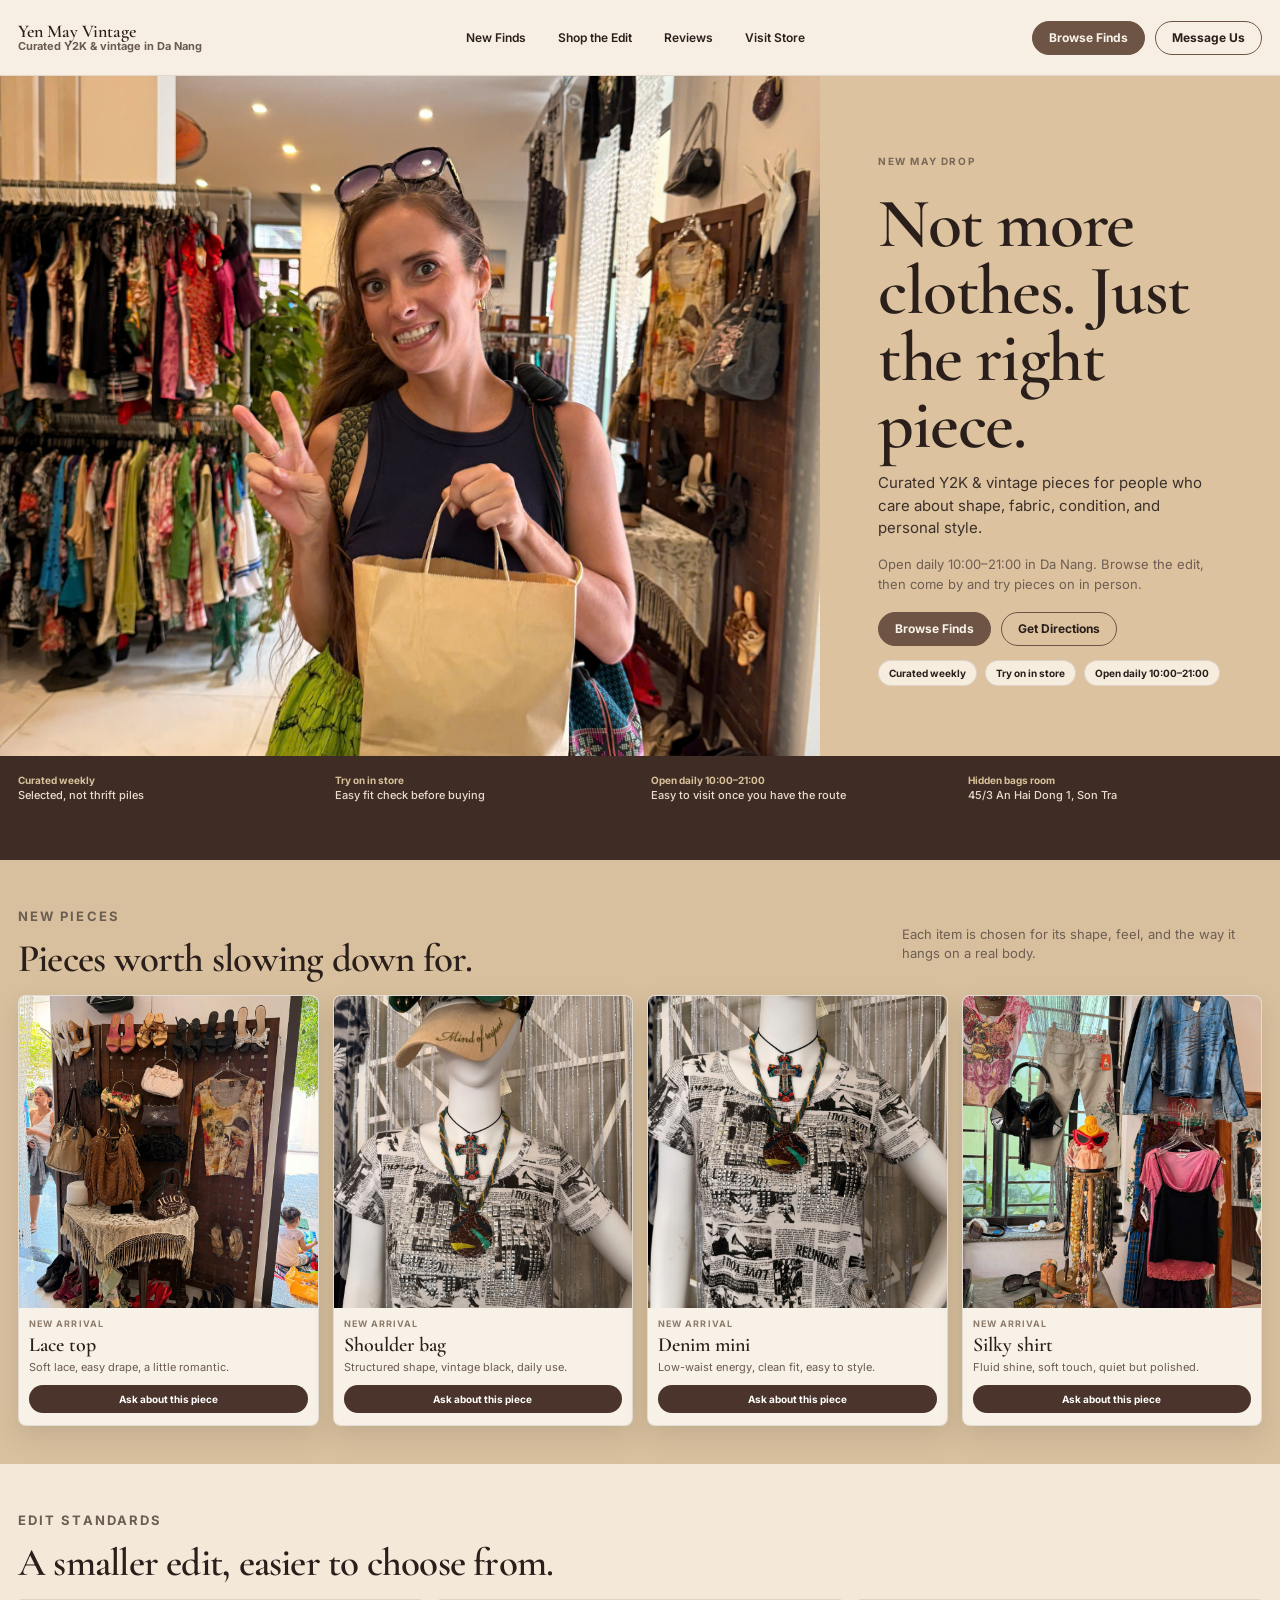
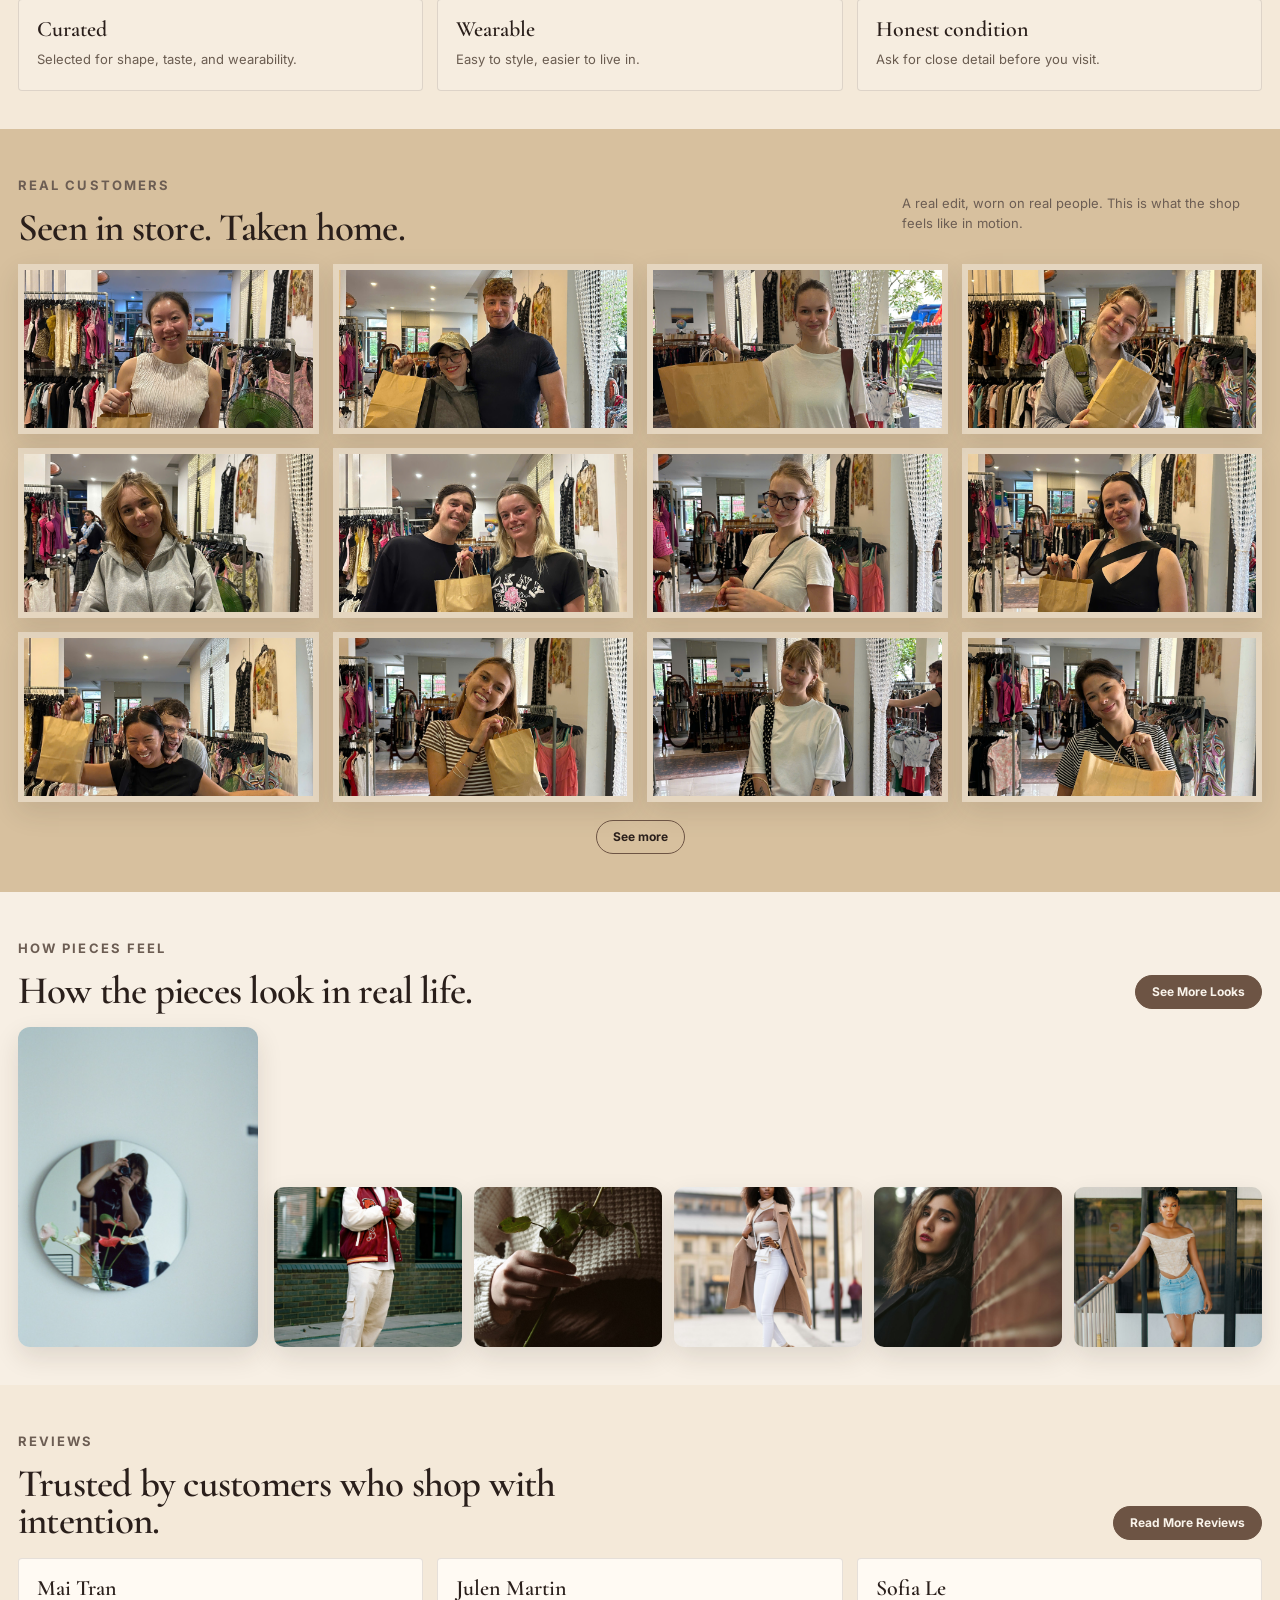
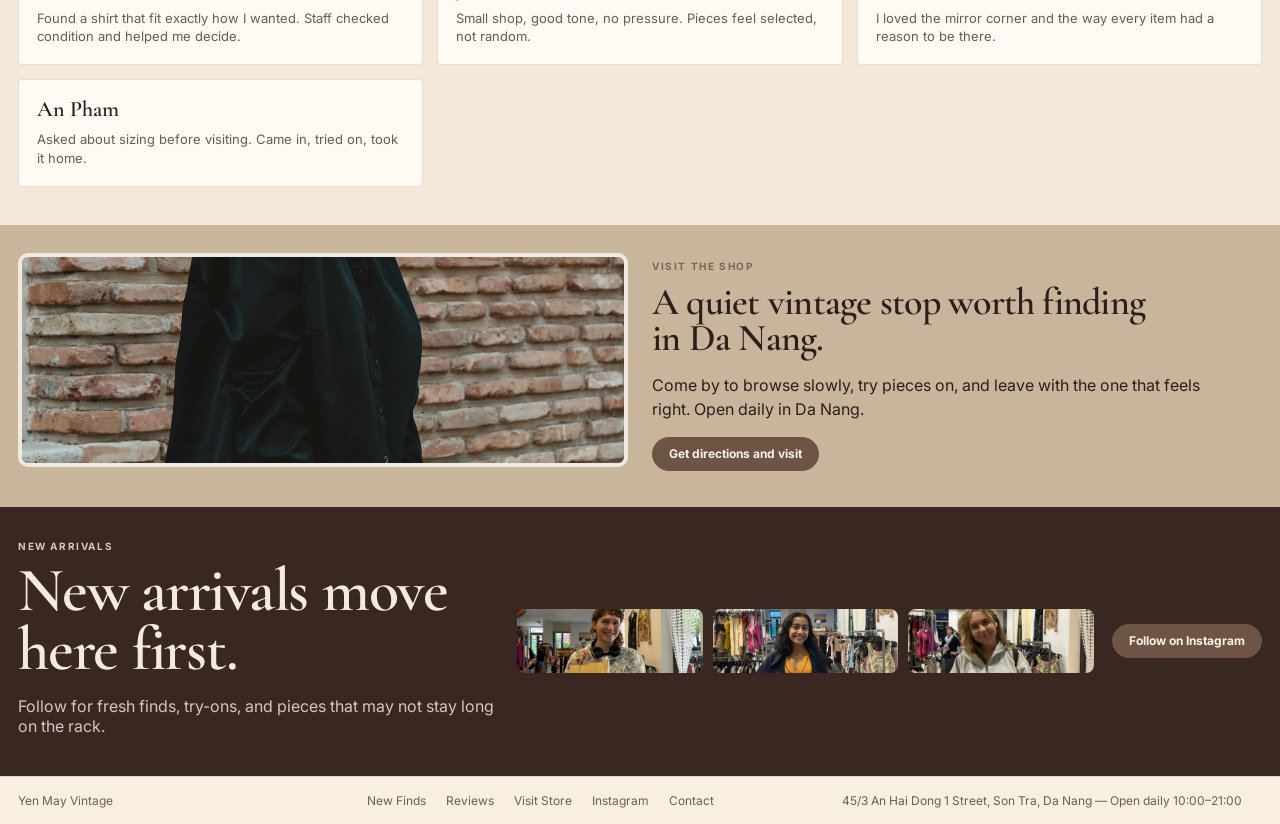
<file: yenmayhome/index.html>
<!doctype html>
<html lang="en">
<head>
  <meta charset="utf-8" />
  <meta name="viewport" content="width=device-width, initial-scale=1" />
  <title>Yen May Vintage</title>
  <link rel="preconnect" href="https://fonts.googleapis.com" />
  <link rel="preconnect" href="https://fonts.gstatic.com" crossorigin />
  <link href="https://fonts.googleapis.com/css2?family=Cormorant+Garamond:wght@500;600;700&family=Inter:wght@400;500;600;700;800&display=swap" rel="stylesheet" />
  <link rel="stylesheet" href="./styles.css" />
</head>
<body>
  <main class="page">
    <header class="topbar">
      <div>
        <div class="brand">Yen May Vintage</div>
        <div class="sub">Curated Y2K &amp; vintage in Da Nang</div>
      </div>
      <nav>
        <a href="#finds">New Finds</a>
        <a href="#edit">Shop the Edit</a>
        <a href="#reviews">Reviews</a>
        <a href="#visit">Visit Store</a>
      </nav>
      <div class="header-actions">
        <a class="btn btn-fill" href="#reviews">Browse Finds</a>
        <a class="btn" href="#visit">Message Us</a>
      </div>
    </header>

    <section class="hero">
      <div class="hero-img"><img src="./assets/1779785895425_1852359121458858814_g6686314633954570304_1401b276884a81acdc00a57c58401f61.jpg" alt="Hero" /></div>
      <div class="hero-copy">
        <p class="eyebrow">NEW MAY DROP</p>
        <h1>Not more clothes. Just the right piece.</h1>
        <p class="lead">Curated Y2K &amp; vintage pieces for people who care about shape, fabric, condition, and personal style.</p>
        <p class="body">Open daily 10:00–21:00 in Da Nang. Browse the edit, then come by and try pieces on in person.</p>
        <div class="hero-actions">
          <a class="btn btn-fill" href="#visit">Browse Finds</a>
          <a class="btn" href="#visit">Get Directions</a>
        </div>
        <div class="chips"><span>Curated weekly</span><span>Try on in store</span><span>Open daily 10:00–21:00</span></div>
      </div>
    </section>

    <section class="trust">
      <div><strong>Curated weekly</strong><span>Selected, not thrift piles</span></div>
      <div><strong>Try on in store</strong><span>Easy fit check before buying</span></div>
      <div><strong>Open daily 10:00–21:00</strong><span>Easy to visit once you have the route</span></div>
      <div><strong>Hidden bags room</strong><span>45/3 An Hai Dong 1, Son Tra</span></div>
    </section>

    <section class="section light" id="finds">
      <div class="section-head split">
        <div>
          <p class="eyebrow">NEW PIECES</p>
          <h2>Pieces worth slowing down for.</h2>
        </div>
        <p>Each item is chosen for its shape, feel, and the way it hangs on a real body.</p>
      </div>
      <div class="product-grid four">
        <article class="card product">
          <img src="./assets/1779785895461_1852359121458858814_g6686314633954570304_abf22265a0488a067afdc5e998d09598.jpg" alt="Lace top" />
          <div class="card-copy"><small>NEW ARRIVAL</small><h3>Lace top</h3><p>Soft lace, easy drape, a little romantic.</p><button>Ask about this piece</button></div>
        </article>
        <article class="card product">
          <img src="./assets/1779785895476_1852359121458858814_g6686314633954570304_1980cafda7d4a85bfa59223a4ee3f9a9.jpg" alt="Shoulder bag" />
          <div class="card-copy"><small>NEW ARRIVAL</small><h3>Shoulder bag</h3><p>Structured shape, vintage black, daily use.</p><button>Ask about this piece</button></div>
        </article>
        <article class="card product">
          <img src="./assets/1779785895487_1852359121458858814_g6686314633954570304_f8cb46a3c34424bfa01f41f8c770d32d.jpg" alt="Denim mini" />
          <div class="card-copy"><small>NEW ARRIVAL</small><h3>Denim mini</h3><p>Low-waist energy, clean fit, easy to style.</p><button>Ask about this piece</button></div>
        </article>
        <article class="card product">
          <img src="./assets/1779785895498_1852359121458858814_g6686314633954570304_89d5d5b1220ce9c93d110dfcb22a4fda.jpg" alt="Silky shirt" />
          <div class="card-copy"><small>NEW ARRIVAL</small><h3>Silky shirt</h3><p>Fluid shine, soft touch, quiet but polished.</p><button>Ask about this piece</button></div>
        </article>
      </div>
    </section>

    <section class="section pale" id="edit">
      <div class="section-head">
        <div>
          <p class="eyebrow">EDIT STANDARDS</p>
          <h2>A smaller edit, easier to choose from.</h2>
        </div>
      </div>
      <div class="feature-grid">
        <article class="feature"><h3>Curated</h3><p>Selected for shape, taste, and wearability.</p></article>
        <article class="feature"><h3>Wearable</h3><p>Easy to style, easier to live in.</p></article>
        <article class="feature"><h3>Honest condition</h3><p>Ask for close detail before you visit.</p></article>
      </div>
    </section>

    <section class="section tan">
      <div class="section-head split">
        <div>
          <p class="eyebrow">REAL CUSTOMERS</p>
          <h2>Seen in store. Taken home.</h2>
        </div>
        <p>A real edit, worn on real people. This is what the shop feels like in motion.</p>
      </div>
      <div class="gallery-grid large-grid">
        <img src="./assets/clients/z7178306265450_84bfd9ebc3b48729afcb44278aeca207.jpg" alt="customer 1" />
        <img src="./assets/clients/z7178306224600_8486f66fd403773f2ee5506a76ce2240.jpg" alt="customer 2" />
        <img src="./assets/clients/z7178306207395_676a475b8bb96f82e201221668c48c6c.jpg" alt="customer 3" />
        <img src="./assets/clients/z7178306189579_aff66e3e3c0b18b65f227bbc4cbbab66.jpg" alt="customer 4" />
        <img src="./assets/clients/z7178306242109_9571f31a35e07a35892fdbbe7e75602b.jpg" alt="customer 5" />
        <img src="./assets/clients/z7178306237571_8e556282cd730b07b4556d878929ea39.jpg" alt="customer 6" />
        <img src="./assets/clients/z7178306263071_b873f04584be3e6407c2274f5e4dd66c.jpg" alt="customer 7" />
        <img src="./assets/clients/z7178306251946_2fcf72a831daafdf3427eb792cb3781a.jpg" alt="customer 8" />
        <img src="./assets/clients/z7178306195208_d01d76a3152284dc34c757df3087b7a5.jpg" alt="customer 9" />
        <img src="./assets/clients/z7178306276994_65e1d204f4b532ae46e99ade34ac7f98.jpg" alt="customer 10" />
        <img src="./assets/clients/z7178306174683_18366e8bd8b2794933d2c95337e18f11.jpg" alt="customer 11" />
        <img src="./assets/clients/z7178306207643_03d6f9821e750752f81c6dc5826d4532.jpg" alt="customer 12" />
      </div>
      <div class="center"><a class="btn ghost" href="#top">See more</a></div>
    </section>

    <section class="section cream">
      <div class="section-head split">
        <div>
          <p class="eyebrow">HOW PIECES FEEL</p>
          <h2>How the pieces look in real life.</h2>
        </div>
        <a class="btn dark" href="#reviews">See More Looks</a>
      </div>
      <div class="looks-row">
        <div class="hero-look"><img src="./assets/demo/story-1770750314137.jpg" alt="look 1" /></div>
        <div class="mini-row">
          <img src="./assets/demo/story-1668749091483.jpg" alt="look 2" />
          <img src="./assets/demo/story-1717852360273.jpg" alt="look 3" />
          <img src="./assets/demo/story-1619086303291.jpg" alt="look 4" />
          <img src="./assets/demo/story-1660888270258.jpg" alt="look 5" />
          <img src="./assets/demo/photo-1710428256420.jpg" alt="look 6" />
        </div>
      </div>
    </section>

    <section class="section pale" id="reviews">
      <div class="section-head split">
        <div>
          <p class="eyebrow">REVIEWS</p>
          <h2>Trusted by customers who shop with intention.</h2>
        </div>
        <a class="btn dark" href="#visit">Read More Reviews</a>
      </div>
      <div class="review-grid">
        <article class="feature"><h3>Mai Tran</h3><p>Found a shirt that fit exactly how I wanted. Staff checked condition and helped me decide.</p></article>
        <article class="feature"><h3>Julen Martin</h3><p>Small shop, good tone, no pressure. Pieces feel selected, not random.</p></article>
        <article class="feature"><h3>Sofia Le</h3><p>I loved the mirror corner and the way every item had a reason to be there.</p></article>
        <article class="feature"><h3>An Pham</h3><p>Asked about sizing before visiting. Came in, tried on, took it home.</p></article>
      </div>
    </section>

    <section class="visit" id="visit">
      <img src="./assets/demo/photo-1635358155379.jpg" alt="visit" />
      <div>
        <p class="eyebrow">VISIT THE SHOP</p>
        <h2>A quiet vintage stop worth finding in Da Nang.</h2>
        <p>Come by to browse slowly, try pieces on, and leave with the one that feels right. Open daily in Da Nang.</p>
        <a class="btn btn-fill" href="#top">Get directions and visit</a>
      </div>
    </section>

    <section class="instagram">
      <div>
        <p class="eyebrow">NEW ARRIVALS</p>
        <h2>New arrivals move here first.</h2>
        <p>Follow for fresh finds, try-ons, and pieces that may not stay long on the rack.</p>
      </div>
      <div class="ig-row">
        <img src="./assets/clients/z7178306224928_363bba2e3b4d7664d957255d1e5e3991.jpg" alt="ig 1" />
        <img src="./assets/clients/z7178306267161_d14c503d34d1a65d43434fae927c1134.jpg" alt="ig 2" />
        <img src="./assets/clients/z7178306242109_9571f31a35e07a35892fdbbe7e75602b.jpg" alt="ig 3" />
      </div>
      <a class="btn dark" href="#top">Follow on Instagram</a>
    </section>

    <footer class="footer">
      <div>Yen May Vintage</div>
      <nav><a href="#finds">New Finds</a><a href="#reviews">Reviews</a><a href="#visit">Visit Store</a><a href="#top">Instagram</a><a href="#top">Contact</a></nav>
      <div>45/3 An Hai Dong 1 Street, Son Tra, Da Nang — Open daily 10:00–21:00</div>
    </footer>
  </main>
</body>
</html>
</file>
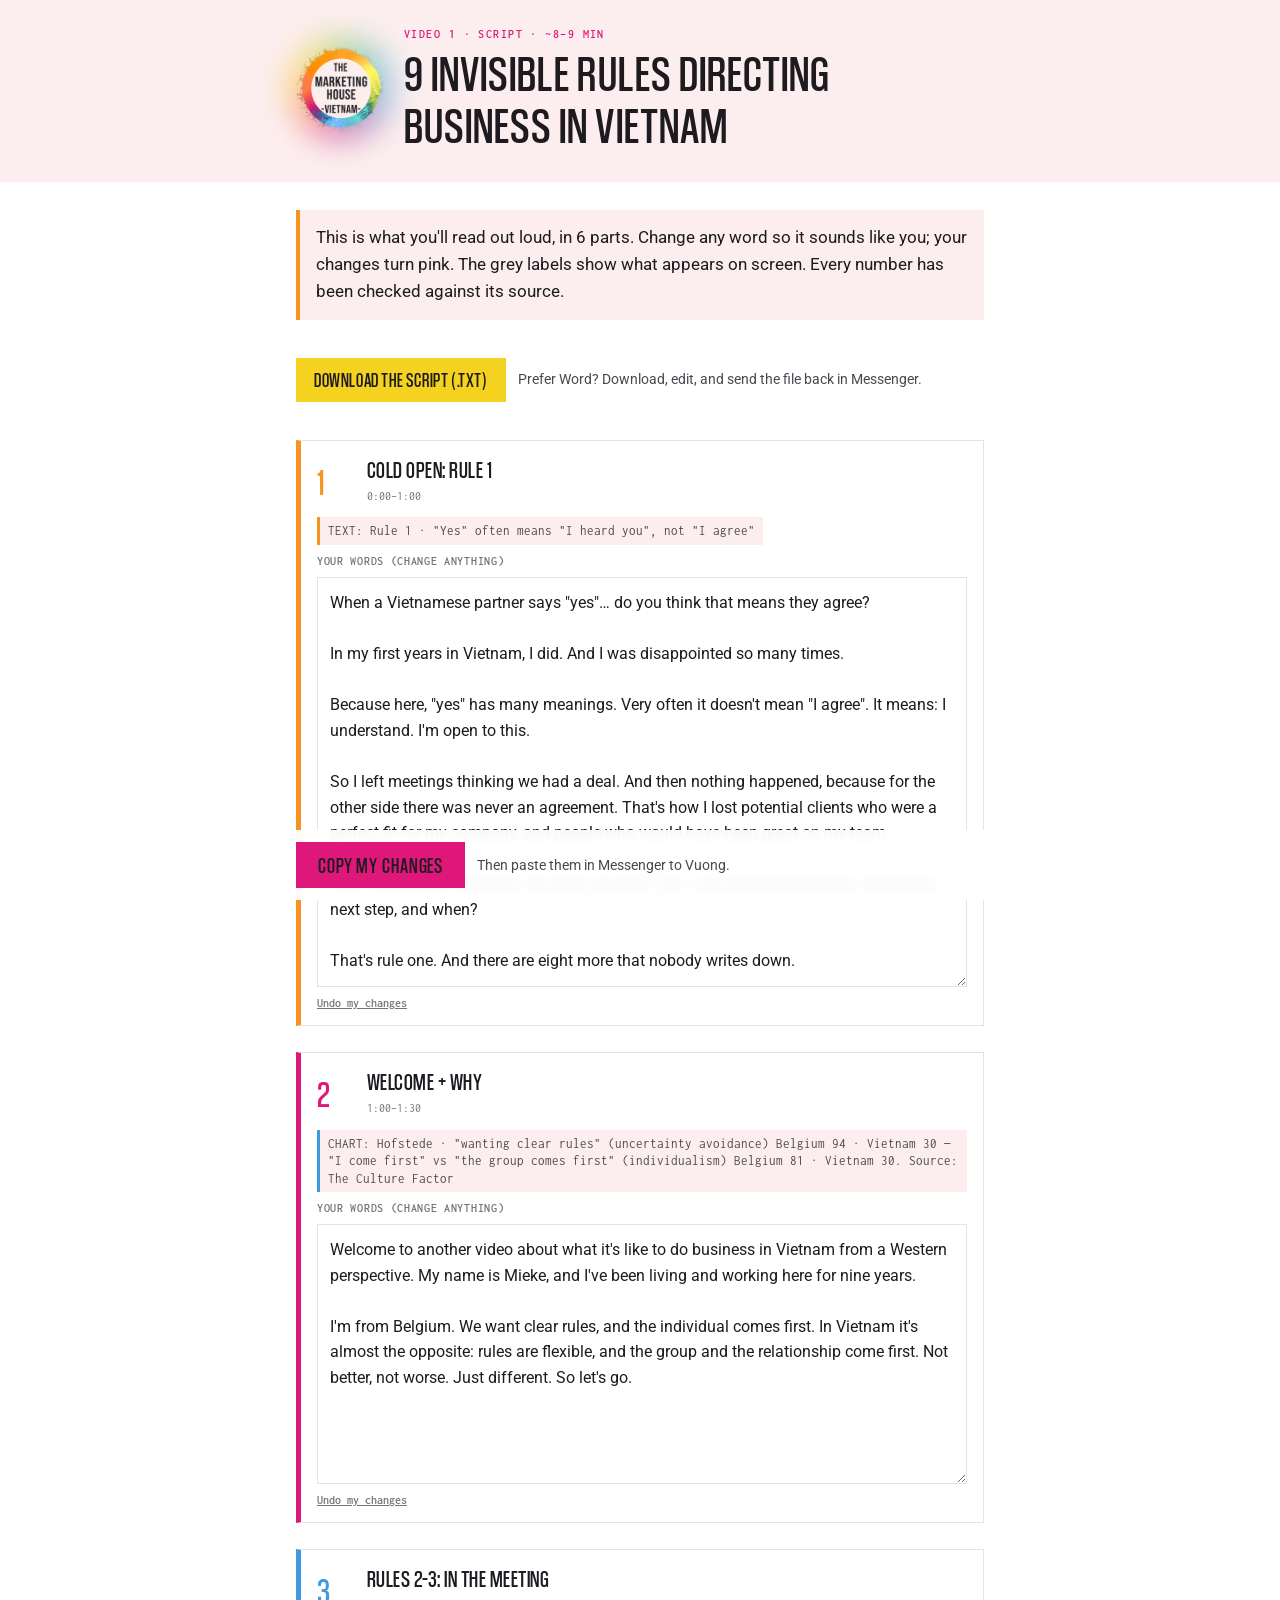
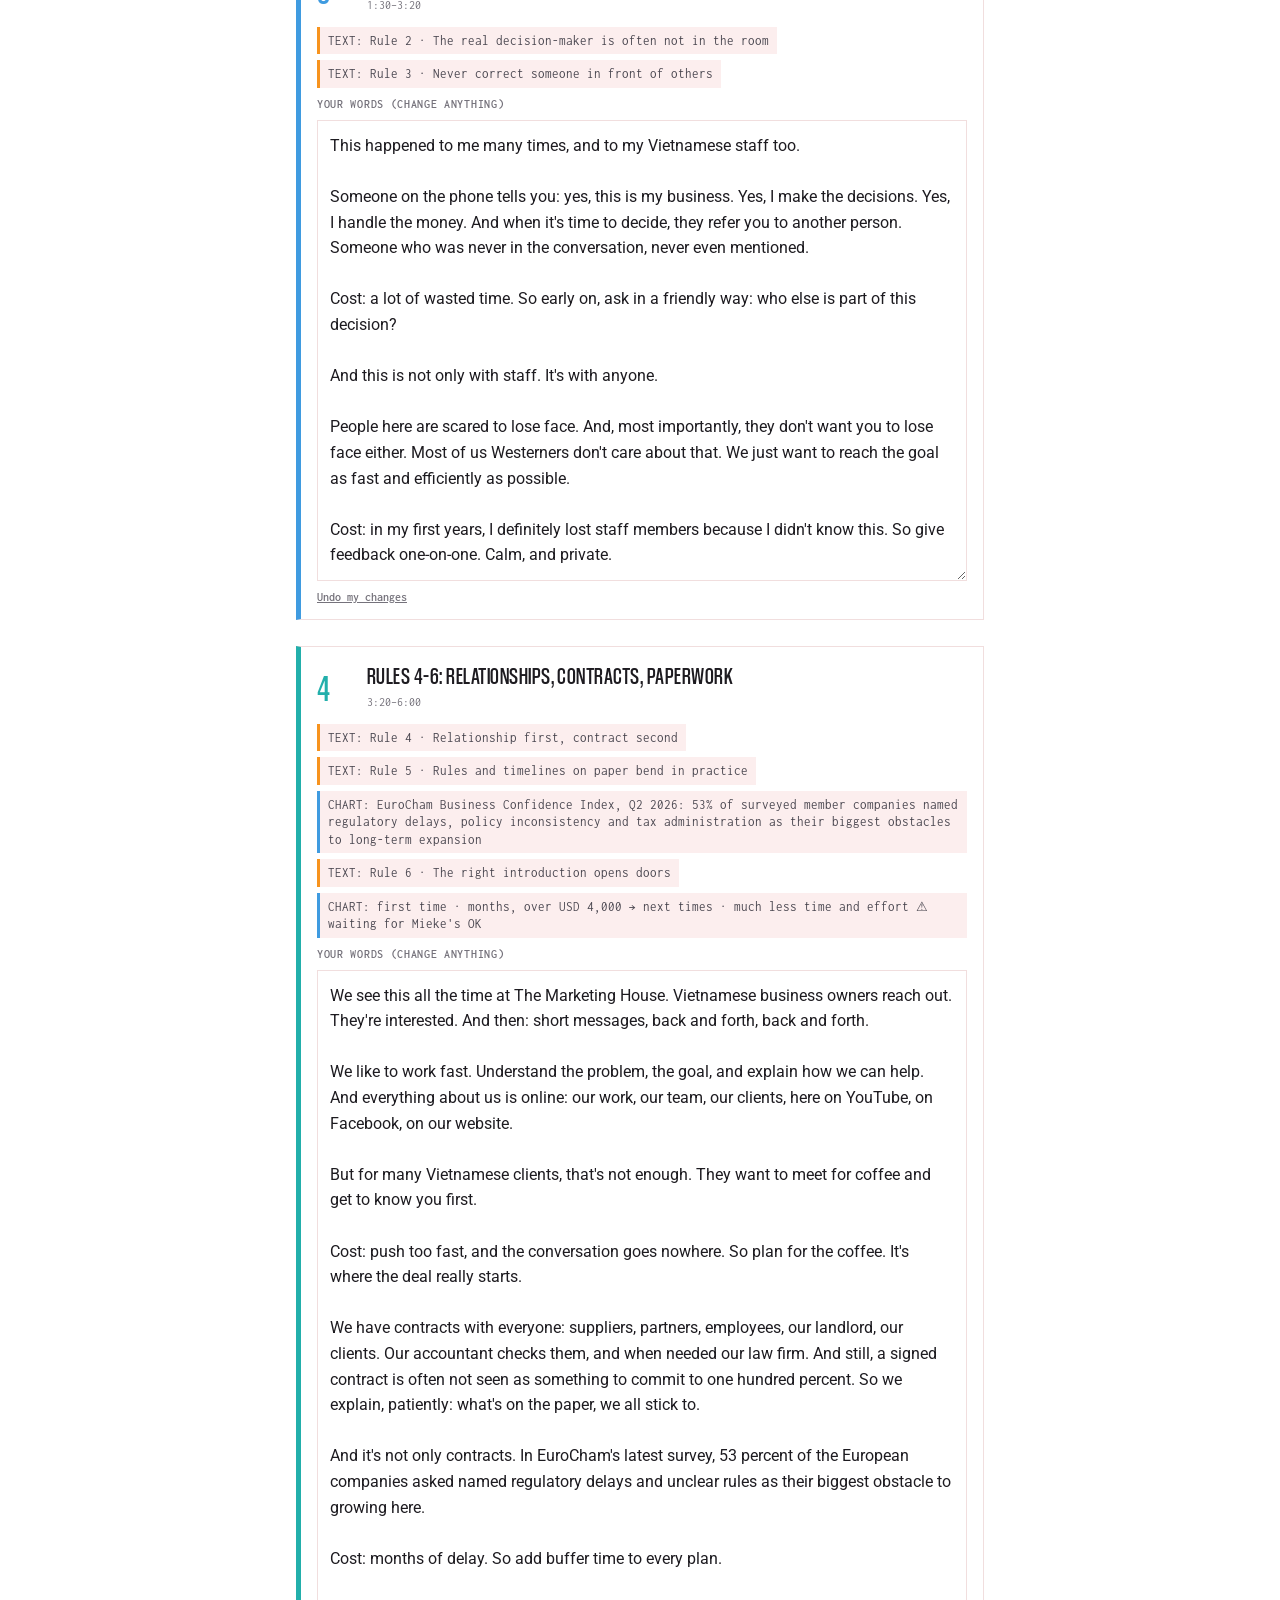
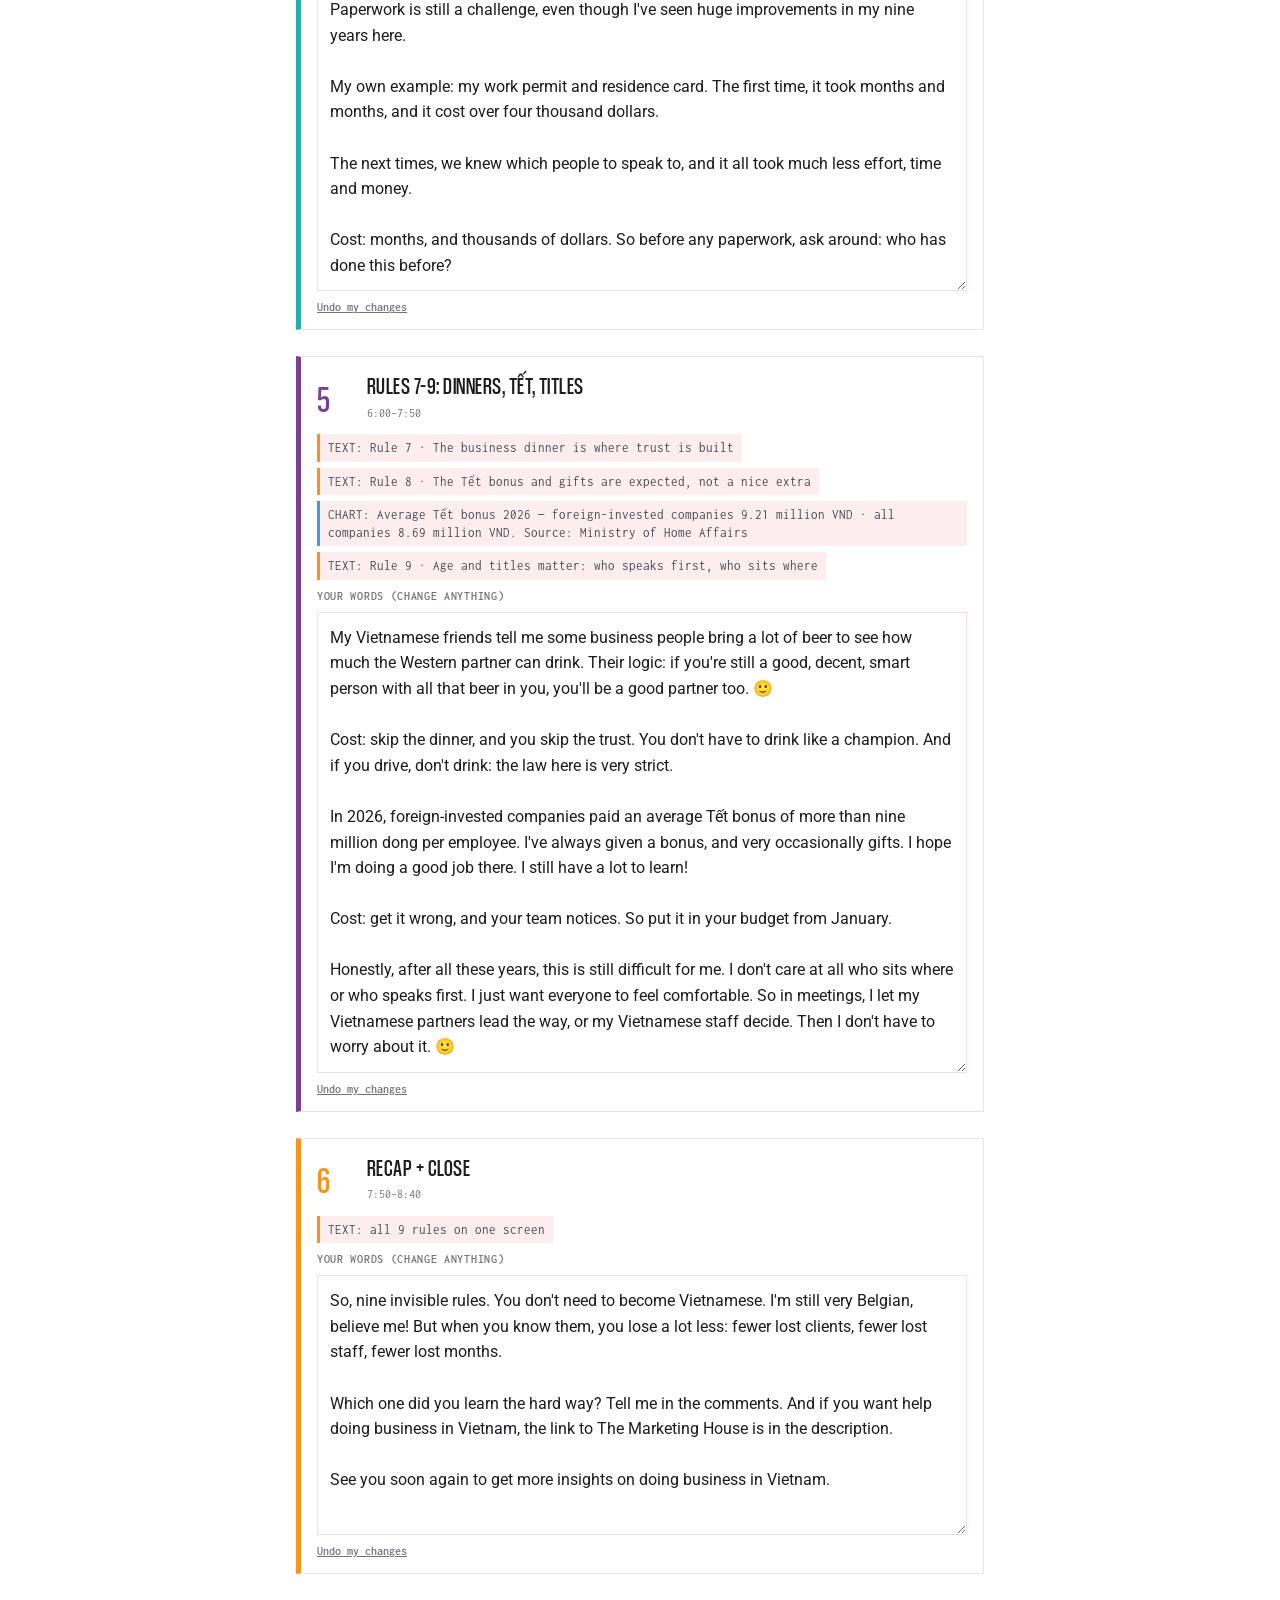
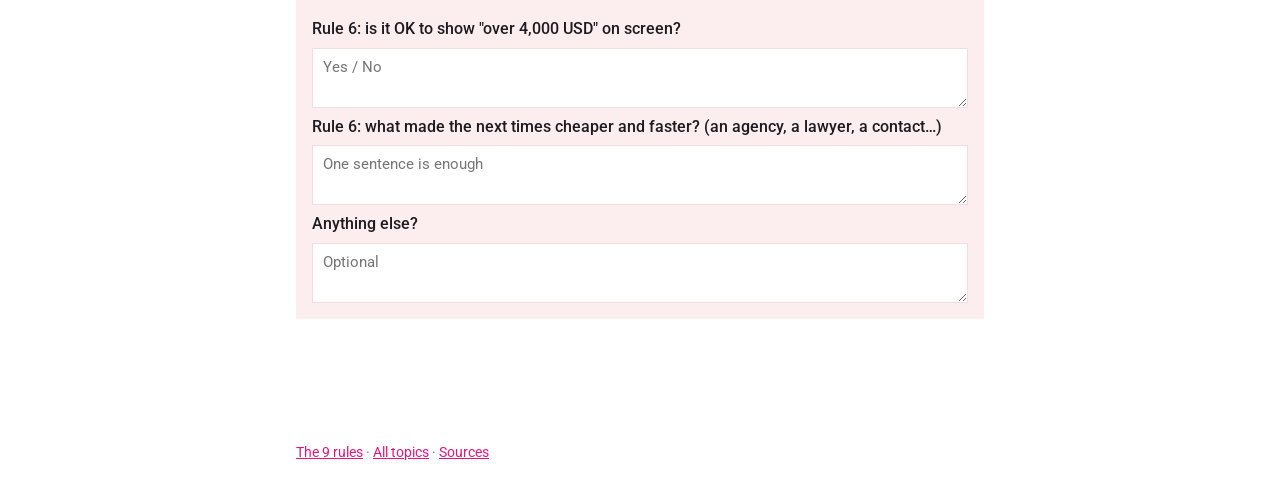
<file: mh-research-190bd680/script.html>
<!doctype html>
<html lang="en">
<head>
<meta charset="utf-8">
<meta name="robots" content="noindex, nofollow">
<meta name="viewport" content="width=device-width, initial-scale=1, viewport-fit=cover">
<title>Video 1 Script</title>
<meta name="claude:viewport-fit-sides" content="cover">
<link rel="preconnect" href="https://fonts.googleapis.com">
<link rel="stylesheet" href="https://fonts.googleapis.com/css2?family=Inconsolata:wght@400;600&family=Roboto:wght@400;500;700&display=swap">
<style>
@font-face{font-family:"Coolvetica Condensed";src:url("coolvetica-condensed-rg.ttf") format("truetype");font-display:swap}
/* Layout: one short column for a busy reader; logo hero, 9 numbered rule cards with an answer box each, one copy button */
:root{
  --cream:#FCEEEE;--bg:#ffffff;--surface:#ffffff;--ink:#1d1b20;--ink2:#4a4750;--mute:#75727b;--line:#f1dede;
  --orange:#F7931E;--yellow:#F4D21F;--lime:#9CC93A;--teal:#22AFAB;--blue:#3F9BE0;--magenta:#E0177B;--purple:#7B3F98;--on-color:#ffffff;color-scheme:light;
  --f-display:"Coolvetica Condensed","Arial Narrow",sans-serif;--f-body:Roboto,-apple-system,system-ui,"Segoe UI",sans-serif;--f-mono:Consolas,Inconsolata,ui-monospace,monospace;
  --ring:conic-gradient(from 200deg,var(--magenta),var(--orange),var(--yellow),var(--lime),var(--teal),var(--blue),var(--purple),var(--magenta));
}
*{box-sizing:border-box}
h1,h2,.big,.n,.st b,.cta,.send button,.rule .n{text-transform:uppercase}
body{margin:0;background:var(--bg);color:var(--ink);font:16px/1.6 var(--f-body);-webkit-font-smoothing:antialiased}
.wrap{max-width:720px;margin:0 auto;padding-left:max(16px,env(safe-area-inset-left,0px));padding-right:max(16px,env(safe-area-inset-right,0px))}
h1,h2{font-family:var(--f-display);font-weight:400;line-height:1;letter-spacing:.02em;text-wrap:balance;margin:0}
p{margin:0}
a{color:var(--magenta)}
:focus-visible{outline:2px solid var(--magenta);outline-offset:3px}

.hero{background:var(--cream);padding-block:28px 32px}
.hero .wrap{display:grid;grid-template-columns:auto 1fr;gap:20px;align-items:center}
.logo{position:relative;width:88px;height:88px}
.logo::before{content:"";position:absolute;inset:-10px;border-radius:50%;background:var(--ring);filter:blur(14px);opacity:.45;animation:spin 40s linear infinite}
.logo img{position:relative;width:100%;height:100%;border-radius:50%;display:block}
.meta{font:600 12px var(--f-mono);letter-spacing:.12em;text-transform:uppercase;color:var(--magenta);margin-bottom:6px}
.hero h1{font-size:clamp(34px,7vw,52px)}

main{display:grid;grid-template-columns:minmax(0,1fr);gap:26px;padding-block:28px 40px}
.idea{font-size:17px;padding:14px 16px;border-left:4px solid var(--orange);background:var(--cream)}
.ask{display:flex;flex-wrap:wrap;gap:8px;margin:0;padding:0;list-style:none;counter-reset:a}
.ask li{counter-increment:a;font-size:14.5px;padding:8px 12px;background:var(--surface);border:1px solid var(--line)}
.ask li::before{content:counter(a);display:inline-grid;place-items:center;width:20px;height:20px;border-radius:50%;background:var(--magenta);color:var(--on-color);font:600 11px var(--f-mono);margin-right:8px}

.rules{display:grid;gap:12px;margin:0;padding:0;list-style:none}
.rule{display:grid;grid-template-columns:44px 1fr;gap:12px;padding:14px;background:var(--surface);border:1px solid var(--line);border-left:5px solid var(--c);animation:rise .5s cubic-bezier(.2,.7,.2,1) both}
.rule>div{min-width:0}
.rule .n{font:400 40px/0.9 var(--f-display);color:var(--c)}
.rule b{display:block;font-size:16.5px;line-height:1.35}
.rule .cost{font-size:14px;color:var(--ink2);margin-top:2px}
.rule .cost::before{content:"Cost: ";font:600 12px var(--f-mono);color:var(--ink)}
.rule label{display:block;font:600 11.5px var(--f-mono);letter-spacing:.06em;text-transform:uppercase;color:var(--mute);margin-top:10px}
.rule textarea{width:100%;min-height:44px;margin-top:4px;padding:8px 10px;font:15px/1.4 var(--f-body);color:var(--ink);background:var(--bg);border:1px solid var(--line);resize:vertical}
.rule .keep{display:flex;gap:14px;margin-top:8px;font-size:14px;color:var(--ink2)}
.r1{--c:var(--orange)}.r2{--c:var(--magenta)}.r3{--c:var(--blue)}.r4{--c:var(--teal)}.r5{--c:var(--purple)}.r6{--c:var(--teal)}.r7{--c:var(--orange)}.r8{--c:var(--magenta)}.r9{--c:var(--blue)}

.send{position:sticky;bottom:0;padding-block:12px calc(12px + env(safe-area-inset-bottom,0px));background:color-mix(in srgb,var(--bg) 92%,transparent);backdrop-filter:blur(6px);display:flex;gap:12px;align-items:center;flex-wrap:wrap}
.send button{font:400 22px/1 var(--f-display);letter-spacing:.04em;padding:12px 22px;border:0;background:var(--magenta);color:var(--white);cursor:pointer}
.send span{font-size:14px;color:var(--ink2)}
#fallback{width:100%;min-height:120px;font:13px var(--f-mono)}
.more{font-size:14px;color:var(--mute)}
@keyframes rise{from{opacity:.001;transform:translateY(8px)}to{opacity:1;transform:none}}
@keyframes spin{to{transform:rotate(360deg)}}
@media (prefers-reduced-motion:reduce){*,*::before{animation:none!important}}

.part{display:grid;gap:10px;padding:16px;background:var(--surface);border:1px solid var(--line);border-left:5px solid var(--c);min-width:0}
.ph{display:grid;grid-template-columns:40px minmax(0,1fr);gap:10px;align-items:center}
.ph .n{font:400 36px/1 var(--f-display);color:var(--c)}
.ph b{display:block;font:400 24px/1.05 var(--f-display);text-transform:uppercase;letter-spacing:.02em}
.ph small{font:12px var(--f-mono);color:var(--mute)}
.cues{display:flex;flex-wrap:wrap;gap:6px}
.cue{font:12.5px/1.4 var(--f-mono);padding:5px 8px;background:var(--cream);color:var(--ink2)}
.cue.k-chart{border-left:3px solid var(--blue)} .cue.k-text{border-left:3px solid var(--orange)}
.part label{font:600 11.5px var(--f-mono);letter-spacing:.06em;text-transform:uppercase;color:var(--mute)}
.part textarea{width:100%;min-height:260px;padding:12px;font:16px/1.6 var(--f-body);color:var(--ink);background:var(--bg);border:1px solid var(--line);resize:vertical;field-sizing:content}
.part textarea.changed{border-color:var(--magenta);box-shadow:0 0 0 1px var(--magenta)}
.reset{justify-self:start;font:600 12px var(--f-mono);background:none;border:0;color:var(--mute);text-decoration:underline;cursor:pointer;padding:0}
.dl{display:inline-block;padding:12px 18px;font:400 20px/1 var(--f-display);text-transform:uppercase;letter-spacing:.03em;color:var(--ink);background:var(--yellow);text-decoration:none}
.q{display:grid;gap:6px;padding:16px;background:var(--cream)}
.q label{font-weight:500}
.q textarea{width:100%;min-height:52px;padding:8px 10px;font:15px/1.4 var(--f-body);border:1px solid var(--line);background:var(--bg);color:var(--ink)}
</style>
</head>
<body>

<header class="hero">
  <div class="wrap">
    <div class="logo"><img src="logo.png" alt="The Marketing House Vietnam logo" width="88" height="88"></div>
    <div><p class="meta">Video 1 · script · ~8–9 min</p><h1>9 Invisible Rules Directing Business in Vietnam</h1></div>
  </div>
</header>

<main class="wrap">
  <p class="idea">This is what you'll read out loud, in 6 parts. Change any word so it sounds like you; your changes turn pink. The grey labels show what appears on screen. Every number has been checked against its source.</p>
  <div class="send" style="position:static"><a class="dl" href="script.txt" download="9-invisible-rules-script.txt">Download the script (.txt)</a><span>Prefer Word? Download, edit, and send the file back in Messenger.</span></div>
  <section class="part" style="--c:var(--orange)">
  <div class="ph"><span class="n">1</span><div><b>Cold open: rule 1</b><small>0:00–1:00</small></div></div>
  <div class="cues"><span class="cue k-text">TEXT: Rule 1 · &quot;Yes&quot; often means &quot;I heard you&quot;, not &quot;I agree&quot;</span></div>
  <label for="p0">Your words (change anything)</label>
  <textarea id="p0" data-orig="When a Vietnamese partner says &quot;yes&quot;… do you think that means they agree?

In my first years in Vietnam, I did. And I was disappointed so many times.

Because here, &quot;yes&quot; has many meanings. Very often it doesn&#x27;t mean &quot;I agree&quot;. It means: I understand. I&#x27;m open to this.

So I left meetings thinking we had a deal. And then nothing happened, because for the other side there was never an agreement. That&#x27;s how I lost potential clients who were a perfect fit for my company, and people who would have been great on my team.

Cost: lost clients, lost hires. So when you hear &quot;yes&quot;, ask one more question: what&#x27;s the next step, and when?

That&#x27;s rule one. And there are eight more that nobody writes down.">When a Vietnamese partner says &quot;yes&quot;… do you think that means they agree?

In my first years in Vietnam, I did. And I was disappointed so many times.

Because here, &quot;yes&quot; has many meanings. Very often it doesn&#x27;t mean &quot;I agree&quot;. It means: I understand. I&#x27;m open to this.

So I left meetings thinking we had a deal. And then nothing happened, because for the other side there was never an agreement. That&#x27;s how I lost potential clients who were a perfect fit for my company, and people who would have been great on my team.

Cost: lost clients, lost hires. So when you hear &quot;yes&quot;, ask one more question: what&#x27;s the next step, and when?

That&#x27;s rule one. And there are eight more that nobody writes down.</textarea>
  <button type="button" class="reset" data-i="0">Undo my changes</button>
</section><section class="part" style="--c:var(--magenta)">
  <div class="ph"><span class="n">2</span><div><b>Welcome + why</b><small>1:00–1:30</small></div></div>
  <div class="cues"><span class="cue k-chart">CHART: Hofstede · &quot;wanting clear rules&quot; (uncertainty avoidance) Belgium 94 · Vietnam 30 — &quot;I come first&quot; vs &quot;the group comes first&quot; (individualism) Belgium 81 · Vietnam 30. Source: The Culture Factor</span></div>
  <label for="p1">Your words (change anything)</label>
  <textarea id="p1" data-orig="Welcome to another video about what it&#x27;s like to do business in Vietnam from a Western perspective. My name is Mieke, and I&#x27;ve been living and working here for nine years.

I&#x27;m from Belgium. We want clear rules, and the individual comes first. In Vietnam it&#x27;s almost the opposite: rules are flexible, and the group and the relationship come first. Not better, not worse. Just different. So let&#x27;s go.">Welcome to another video about what it&#x27;s like to do business in Vietnam from a Western perspective. My name is Mieke, and I&#x27;ve been living and working here for nine years.

I&#x27;m from Belgium. We want clear rules, and the individual comes first. In Vietnam it&#x27;s almost the opposite: rules are flexible, and the group and the relationship come first. Not better, not worse. Just different. So let&#x27;s go.</textarea>
  <button type="button" class="reset" data-i="1">Undo my changes</button>
</section><section class="part" style="--c:var(--blue)">
  <div class="ph"><span class="n">3</span><div><b>Rules 2–3: in the meeting</b><small>1:30–3:20</small></div></div>
  <div class="cues"><span class="cue k-text">TEXT: Rule 2 · The real decision-maker is often not in the room</span><span class="cue k-text">TEXT: Rule 3 · Never correct someone in front of others</span></div>
  <label for="p2">Your words (change anything)</label>
  <textarea id="p2" data-orig="This happened to me many times, and to my Vietnamese staff too.

Someone on the phone tells you: yes, this is my business. Yes, I make the decisions. Yes, I handle the money. And when it&#x27;s time to decide, they refer you to another person. Someone who was never in the conversation, never even mentioned.

Cost: a lot of wasted time. So early on, ask in a friendly way: who else is part of this decision?

And this is not only with staff. It&#x27;s with anyone.

People here are scared to lose face. And, most importantly, they don&#x27;t want you to lose face either. Most of us Westerners don&#x27;t care about that. We just want to reach the goal as fast and efficiently as possible.

Cost: in my first years, I definitely lost staff members because I didn&#x27;t know this. So give feedback one-on-one. Calm, and private.">This happened to me many times, and to my Vietnamese staff too.

Someone on the phone tells you: yes, this is my business. Yes, I make the decisions. Yes, I handle the money. And when it&#x27;s time to decide, they refer you to another person. Someone who was never in the conversation, never even mentioned.

Cost: a lot of wasted time. So early on, ask in a friendly way: who else is part of this decision?

And this is not only with staff. It&#x27;s with anyone.

People here are scared to lose face. And, most importantly, they don&#x27;t want you to lose face either. Most of us Westerners don&#x27;t care about that. We just want to reach the goal as fast and efficiently as possible.

Cost: in my first years, I definitely lost staff members because I didn&#x27;t know this. So give feedback one-on-one. Calm, and private.</textarea>
  <button type="button" class="reset" data-i="2">Undo my changes</button>
</section><section class="part" style="--c:var(--teal)">
  <div class="ph"><span class="n">4</span><div><b>Rules 4–6: relationships, contracts, paperwork</b><small>3:20–6:00</small></div></div>
  <div class="cues"><span class="cue k-text">TEXT: Rule 4 · Relationship first, contract second</span><span class="cue k-text">TEXT: Rule 5 · Rules and timelines on paper bend in practice</span><span class="cue k-chart">CHART: EuroCham Business Confidence Index, Q2 2026: 53% of surveyed member companies named regulatory delays, policy inconsistency and tax administration as their biggest obstacles to long-term expansion</span><span class="cue k-text">TEXT: Rule 6 · The right introduction opens doors</span><span class="cue k-chart">CHART: first time · months, over USD 4,000 → next times · much less time and effort ⚠ waiting for Mieke&#x27;s OK</span></div>
  <label for="p3">Your words (change anything)</label>
  <textarea id="p3" data-orig="We see this all the time at The Marketing House. Vietnamese business owners reach out. They&#x27;re interested. And then: short messages, back and forth, back and forth.

We like to work fast. Understand the problem, the goal, and explain how we can help. And everything about us is online: our work, our team, our clients, here on YouTube, on Facebook, on our website.

But for many Vietnamese clients, that&#x27;s not enough. They want to meet for coffee and get to know you first.

Cost: push too fast, and the conversation goes nowhere. So plan for the coffee. It&#x27;s where the deal really starts.

We have contracts with everyone: suppliers, partners, employees, our landlord, our clients. Our accountant checks them, and when needed our law firm. And still, a signed contract is often not seen as something to commit to one hundred percent. So we explain, patiently: what&#x27;s on the paper, we all stick to.

And it&#x27;s not only contracts. In EuroCham&#x27;s latest survey, 53 percent of the European companies asked named regulatory delays and unclear rules as their biggest obstacle to growing here.

Cost: months of delay. So add buffer time to every plan.

Paperwork is still a challenge, even though I&#x27;ve seen huge improvements in my nine years here.

My own example: my work permit and residence card. The first time, it took months and months, and it cost over four thousand dollars.

The next times, we knew which people to speak to, and it all took much less effort, time and money.

Cost: months, and thousands of dollars. So before any paperwork, ask around: who has done this before?">We see this all the time at The Marketing House. Vietnamese business owners reach out. They&#x27;re interested. And then: short messages, back and forth, back and forth.

We like to work fast. Understand the problem, the goal, and explain how we can help. And everything about us is online: our work, our team, our clients, here on YouTube, on Facebook, on our website.

But for many Vietnamese clients, that&#x27;s not enough. They want to meet for coffee and get to know you first.

Cost: push too fast, and the conversation goes nowhere. So plan for the coffee. It&#x27;s where the deal really starts.

We have contracts with everyone: suppliers, partners, employees, our landlord, our clients. Our accountant checks them, and when needed our law firm. And still, a signed contract is often not seen as something to commit to one hundred percent. So we explain, patiently: what&#x27;s on the paper, we all stick to.

And it&#x27;s not only contracts. In EuroCham&#x27;s latest survey, 53 percent of the European companies asked named regulatory delays and unclear rules as their biggest obstacle to growing here.

Cost: months of delay. So add buffer time to every plan.

Paperwork is still a challenge, even though I&#x27;ve seen huge improvements in my nine years here.

My own example: my work permit and residence card. The first time, it took months and months, and it cost over four thousand dollars.

The next times, we knew which people to speak to, and it all took much less effort, time and money.

Cost: months, and thousands of dollars. So before any paperwork, ask around: who has done this before?</textarea>
  <button type="button" class="reset" data-i="3">Undo my changes</button>
</section><section class="part" style="--c:var(--purple)">
  <div class="ph"><span class="n">5</span><div><b>Rules 7–9: dinners, Tết, titles</b><small>6:00–7:50</small></div></div>
  <div class="cues"><span class="cue k-text">TEXT: Rule 7 · The business dinner is where trust is built</span><span class="cue k-text">TEXT: Rule 8 · The Tết bonus and gifts are expected, not a nice extra</span><span class="cue k-chart">CHART: Average Tết bonus 2026 — foreign-invested companies 9.21 million VND · all companies 8.69 million VND. Source: Ministry of Home Affairs</span><span class="cue k-text">TEXT: Rule 9 · Age and titles matter: who speaks first, who sits where</span></div>
  <label for="p4">Your words (change anything)</label>
  <textarea id="p4" data-orig="My Vietnamese friends tell me some business people bring a lot of beer to see how much the Western partner can drink. Their logic: if you&#x27;re still a good, decent, smart person with all that beer in you, you&#x27;ll be a good partner too. 🙂

Cost: skip the dinner, and you skip the trust. You don&#x27;t have to drink like a champion. And if you drive, don&#x27;t drink: the law here is very strict.

In 2026, foreign-invested companies paid an average Tết bonus of more than nine million dong per employee. I&#x27;ve always given a bonus, and very occasionally gifts. I hope I&#x27;m doing a good job there. I still have a lot to learn!

Cost: get it wrong, and your team notices. So put it in your budget from January.

Honestly, after all these years, this is still difficult for me. I don&#x27;t care at all who sits where or who speaks first. I just want everyone to feel comfortable. So in meetings, I let my Vietnamese partners lead the way, or my Vietnamese staff decide. Then I don&#x27;t have to worry about it. 🙂">My Vietnamese friends tell me some business people bring a lot of beer to see how much the Western partner can drink. Their logic: if you&#x27;re still a good, decent, smart person with all that beer in you, you&#x27;ll be a good partner too. 🙂

Cost: skip the dinner, and you skip the trust. You don&#x27;t have to drink like a champion. And if you drive, don&#x27;t drink: the law here is very strict.

In 2026, foreign-invested companies paid an average Tết bonus of more than nine million dong per employee. I&#x27;ve always given a bonus, and very occasionally gifts. I hope I&#x27;m doing a good job there. I still have a lot to learn!

Cost: get it wrong, and your team notices. So put it in your budget from January.

Honestly, after all these years, this is still difficult for me. I don&#x27;t care at all who sits where or who speaks first. I just want everyone to feel comfortable. So in meetings, I let my Vietnamese partners lead the way, or my Vietnamese staff decide. Then I don&#x27;t have to worry about it. 🙂</textarea>
  <button type="button" class="reset" data-i="4">Undo my changes</button>
</section><section class="part" style="--c:var(--orange)">
  <div class="ph"><span class="n">6</span><div><b>Recap + close</b><small>7:50–8:40</small></div></div>
  <div class="cues"><span class="cue k-text">TEXT: all 9 rules on one screen</span></div>
  <label for="p5">Your words (change anything)</label>
  <textarea id="p5" data-orig="So, nine invisible rules. You don&#x27;t need to become Vietnamese. I&#x27;m still very Belgian, believe me! But when you know them, you lose a lot less: fewer lost clients, fewer lost staff, fewer lost months.

Which one did you learn the hard way? Tell me in the comments. And if you want help doing business in Vietnam, the link to The Marketing House is in the description.

See you soon again to get more insights on doing business in Vietnam.">So, nine invisible rules. You don&#x27;t need to become Vietnamese. I&#x27;m still very Belgian, believe me! But when you know them, you lose a lot less: fewer lost clients, fewer lost staff, fewer lost months.

Which one did you learn the hard way? Tell me in the comments. And if you want help doing business in Vietnam, the link to The Marketing House is in the description.

See you soon again to get more insights on doing business in Vietnam.</textarea>
  <button type="button" class="reset" data-i="5">Undo my changes</button>
</section>
  <div class="q">
    <label for="q1">Rule 6: is it OK to show "over 4,000 USD" on screen?</label>
    <textarea id="q1" placeholder="Yes / No"></textarea>
    <label for="q2">Rule 6: what made the next times cheaper and faster? (an agency, a lawyer, a contact…)</label>
    <textarea id="q2" placeholder="One sentence is enough"></textarea>
    <label for="q3">Anything else?</label>
    <textarea id="q3" placeholder="Optional"></textarea>
  </div>
  <div class="send">
    <button type="button" id="copy">Copy my changes</button>
    <span id="msg">Then paste them in Messenger to Vuong.</span>
    <textarea id="fallback" hidden readonly></textarea>
  </div>
  <p class="more"><a href="video1.html">The 9 rules</a> · <a href="./">All topics</a> · <a href="sources.html">Sources</a></p>
</main>

<script>
const parts=[...document.querySelectorAll('.part')];
const tas=parts.map(p=>p.querySelector('textarea'));
const qs=['q1','q2','q3'].map(id=>document.getElementById(id));
const K='mh-v1-script-';
const mark=t=>t.classList.toggle('changed',t.value.trim()!==t.dataset.orig.trim());
tas.forEach((t,i)=>{try{const v=localStorage.getItem(K+i);if(v!==null)t.value=v}catch(e){}mark(t);
  t.addEventListener('input',()=>{mark(t);try{localStorage.setItem(K+i,t.value)}catch(e){}})});
qs.forEach(q=>{try{q.value=localStorage.getItem(K+q.id)||''}catch(e){}q.addEventListener('input',()=>{try{localStorage.setItem(K+q.id,q.value)}catch(e){}})});
document.querySelectorAll('.reset').forEach(b=>b.addEventListener('click',()=>{const t=tas[+b.dataset.i];t.value=t.dataset.orig;mark(t);try{localStorage.removeItem(K+b.dataset.i)}catch(e){}}));
function text(){
  const out=['Video 1 script: my changes'];
  let n=0;
  tas.forEach((t,i)=>{if(t.value.trim()!==t.dataset.orig.trim()){n++;out.push('','PART '+(i+1)+': '+parts[i].querySelector('.ph b').textContent,t.value.trim())}});
  if(!n) out.push('','No changes to the script.');
  const lab=['Show 4,000 USD','What made it cheaper','Other'];
  qs.forEach((q,i)=>{if(q.value.trim())out.push('',lab[i]+': '+q.value.trim())});
  return out.join('\n');
}
document.getElementById('copy').addEventListener('click',()=>{
  const t=text(),msg=document.getElementById('msg'),fb=document.getElementById('fallback');
  const manual=()=>{fb.hidden=false;fb.value=t;fb.focus();fb.select();msg.textContent='Select all and copy this text.'};
  if(navigator.clipboard&&navigator.clipboard.writeText){navigator.clipboard.writeText(t).then(()=>{msg.textContent='Copied. Now paste it in Messenger to Vuong.'},manual)}else manual();
});
</script>
</body>
</html>
</file>
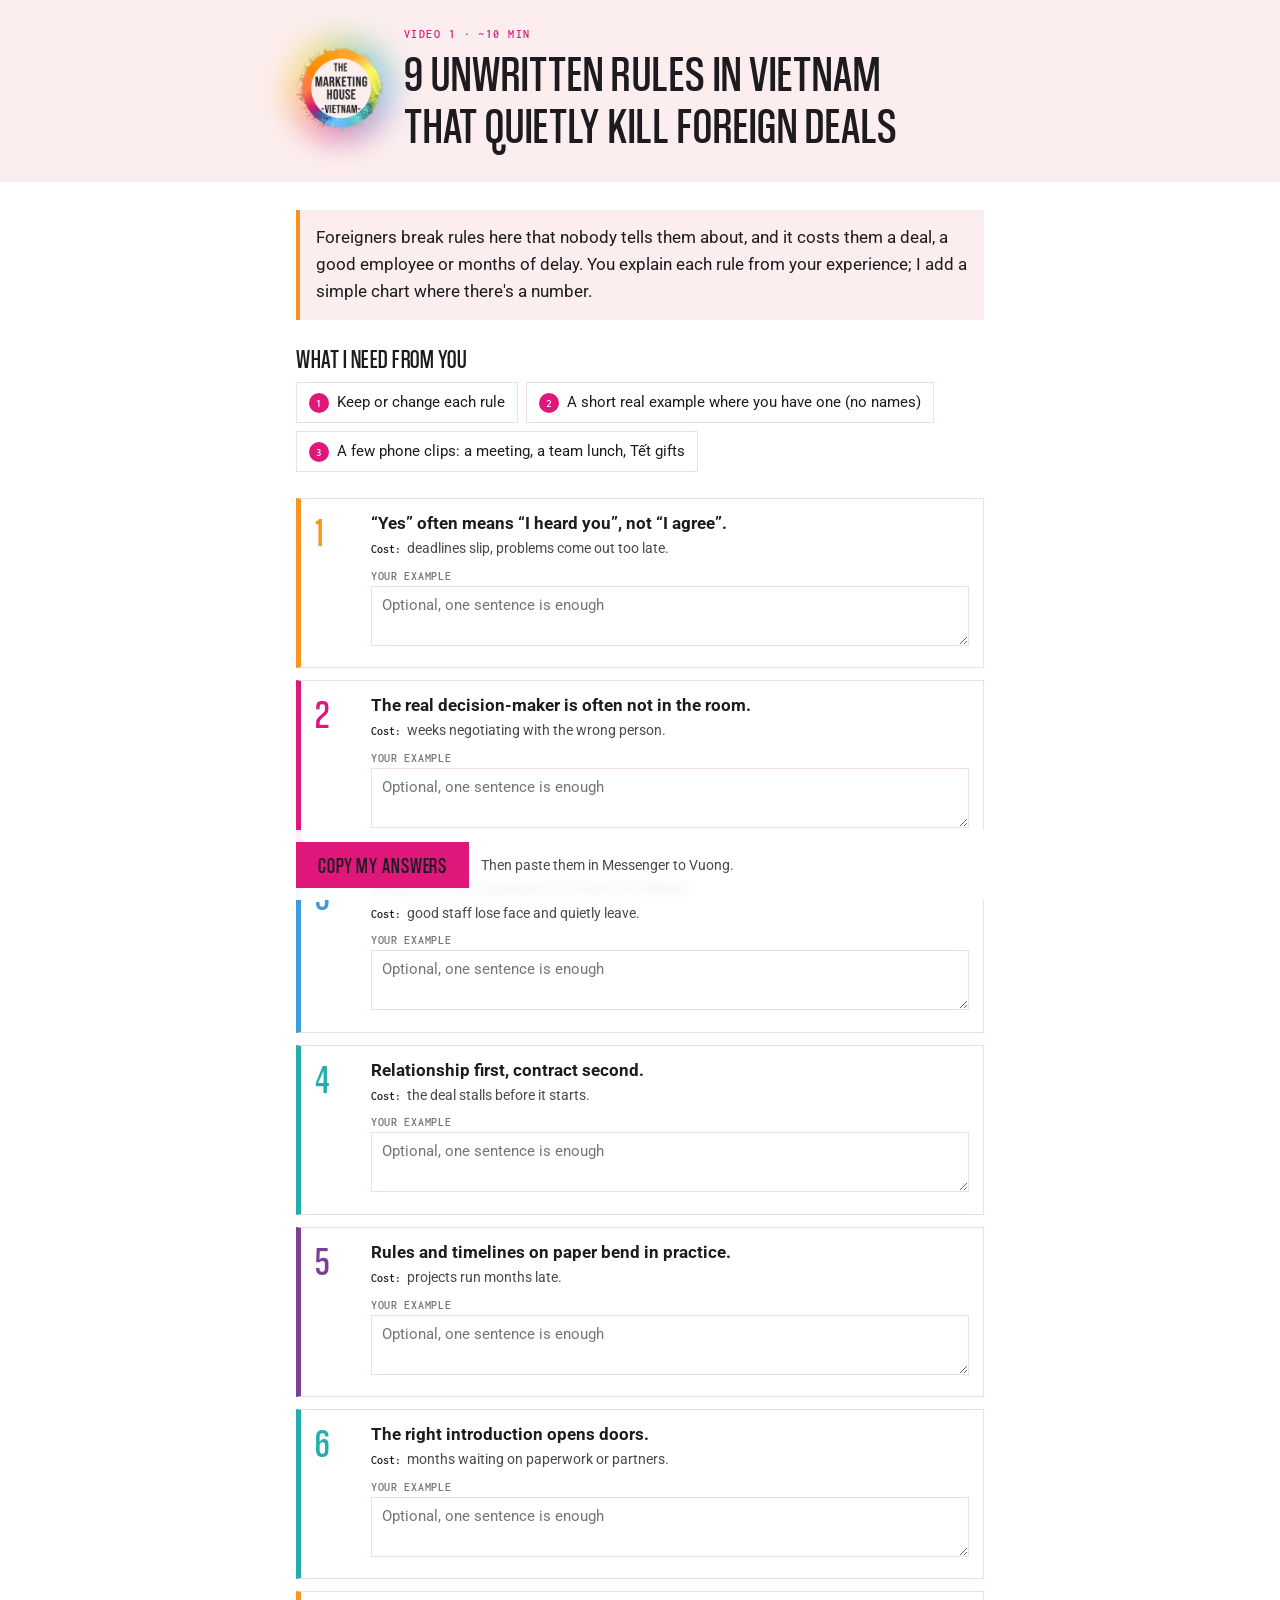
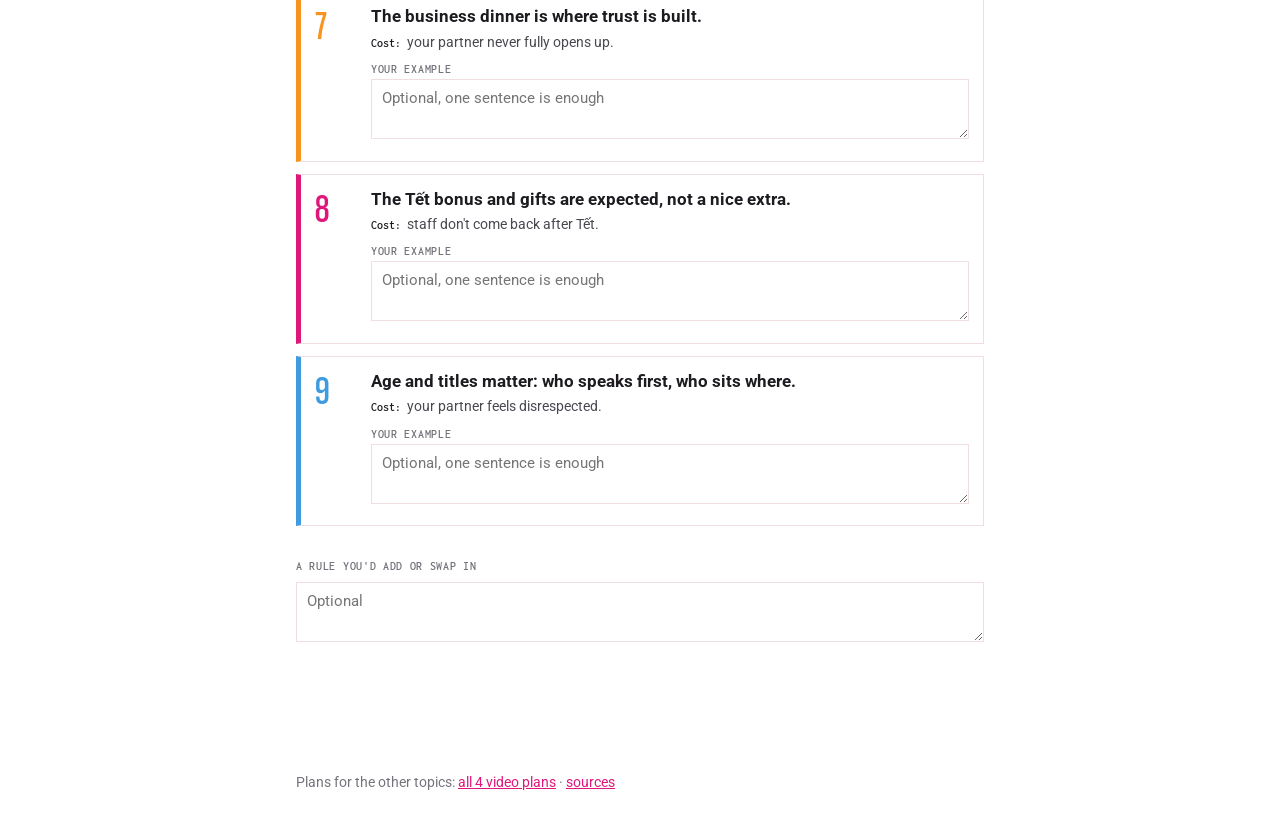
<file: mh-research-190bd680/video1.html>
<!doctype html>
<html lang="en">
<head>
<meta charset="utf-8">
<meta name="robots" content="noindex, nofollow">
<meta name="viewport" content="width=device-width, initial-scale=1, viewport-fit=cover">
<title>Video 1: 9 Unwritten Rules</title>
<meta name="claude:viewport-fit-sides" content="cover">
<link rel="preconnect" href="https://fonts.googleapis.com">
<link rel="stylesheet" href="https://fonts.googleapis.com/css2?family=Inconsolata:wght@400;600&family=Roboto:wght@400;500;700&display=swap">
<style>
@font-face{font-family:"Coolvetica Condensed";src:url("coolvetica-condensed-rg.ttf") format("truetype");font-display:swap}
/* Layout: one short column for a busy reader; logo hero, 9 numbered rule cards with an answer box each, one copy button */
:root{
  --cream:#FCEEEE;--bg:#ffffff;--surface:#ffffff;--ink:#1d1b20;--ink2:#4a4750;--mute:#75727b;--line:#f1dede;
  --orange:#F7931E;--yellow:#F4D21F;--lime:#9CC93A;--teal:#22AFAB;--blue:#3F9BE0;--magenta:#E0177B;--purple:#7B3F98;--on-color:#ffffff;color-scheme:light;
  --f-display:"Coolvetica Condensed","Arial Narrow",sans-serif;--f-body:Roboto,-apple-system,system-ui,"Segoe UI",sans-serif;--f-mono:Consolas,Inconsolata,ui-monospace,monospace;
  --ring:conic-gradient(from 200deg,var(--magenta),var(--orange),var(--yellow),var(--lime),var(--teal),var(--blue),var(--purple),var(--magenta));
}
*{box-sizing:border-box}
h1,h2,.big,.n,.st b,.cta,.send button,.rule .n{text-transform:uppercase}
body{margin:0;background:var(--bg);color:var(--ink);font:16px/1.6 var(--f-body);-webkit-font-smoothing:antialiased}
.wrap{max-width:720px;margin:0 auto;padding-left:max(16px,env(safe-area-inset-left,0px));padding-right:max(16px,env(safe-area-inset-right,0px))}
h1,h2{font-family:var(--f-display);font-weight:400;line-height:1;letter-spacing:.02em;text-wrap:balance;margin:0}
p{margin:0}
a{color:var(--magenta)}
:focus-visible{outline:2px solid var(--magenta);outline-offset:3px}

.hero{background:var(--cream);padding-block:28px 32px}
.hero .wrap{display:grid;grid-template-columns:auto 1fr;gap:20px;align-items:center}
.logo{position:relative;width:88px;height:88px}
.logo::before{content:"";position:absolute;inset:-10px;border-radius:50%;background:var(--ring);filter:blur(14px);opacity:.45;animation:spin 40s linear infinite}
.logo img{position:relative;width:100%;height:100%;border-radius:50%;display:block}
.meta{font:600 12px var(--f-mono);letter-spacing:.12em;text-transform:uppercase;color:var(--magenta);margin-bottom:6px}
.hero h1{font-size:clamp(34px,7vw,52px)}

main{display:grid;grid-template-columns:minmax(0,1fr);gap:26px;padding-block:28px 40px}
.idea{font-size:17px;padding:14px 16px;border-left:4px solid var(--orange);background:var(--cream)}
.ask{display:flex;flex-wrap:wrap;gap:8px;margin:0;padding:0;list-style:none;counter-reset:a}
.ask li{counter-increment:a;font-size:14.5px;padding:8px 12px;background:var(--surface);border:1px solid var(--line)}
.ask li::before{content:counter(a);display:inline-grid;place-items:center;width:20px;height:20px;border-radius:50%;background:var(--magenta);color:var(--on-color);font:600 11px var(--f-mono);margin-right:8px}

.rules{display:grid;gap:12px;margin:0;padding:0;list-style:none}
.rule{display:grid;grid-template-columns:44px 1fr;gap:12px;padding:14px;background:var(--surface);border:1px solid var(--line);border-left:5px solid var(--c);animation:rise .5s cubic-bezier(.2,.7,.2,1) both}
.rule>div{min-width:0}
.rule .n{font:400 40px/0.9 var(--f-display);color:var(--c)}
.rule b{display:block;font-size:16.5px;line-height:1.35}
.rule .cost{font-size:14px;color:var(--ink2);margin-top:2px}
.rule .cost::before{content:"Cost: ";font:600 12px var(--f-mono);color:var(--ink)}
.rule label{display:block;font:600 11.5px var(--f-mono);letter-spacing:.06em;text-transform:uppercase;color:var(--mute);margin-top:10px}
.rule textarea{width:100%;min-height:44px;margin-top:4px;padding:8px 10px;font:15px/1.4 var(--f-body);color:var(--ink);background:var(--bg);border:1px solid var(--line);resize:vertical}
.rule .keep{display:flex;gap:14px;margin-top:8px;font-size:14px;color:var(--ink2)}
.r1{--c:var(--orange)}.r2{--c:var(--magenta)}.r3{--c:var(--blue)}.r4{--c:var(--teal)}.r5{--c:var(--purple)}.r6{--c:var(--teal)}.r7{--c:var(--orange)}.r8{--c:var(--magenta)}.r9{--c:var(--blue)}

.send{position:sticky;bottom:0;padding-block:12px calc(12px + env(safe-area-inset-bottom,0px));background:color-mix(in srgb,var(--bg) 92%,transparent);backdrop-filter:blur(6px);display:flex;gap:12px;align-items:center;flex-wrap:wrap}
.send button{font:400 22px/1 var(--f-display);letter-spacing:.04em;padding:12px 22px;border:0;background:var(--magenta);color:var(--white);cursor:pointer}
.send span{font-size:14px;color:var(--ink2)}
#fallback{width:100%;min-height:120px;font:13px var(--f-mono)}
.more{font-size:14px;color:var(--mute)}
@keyframes rise{from{opacity:.001;transform:translateY(8px)}to{opacity:1;transform:none}}
@keyframes spin{to{transform:rotate(360deg)}}
@media (prefers-reduced-motion:reduce){*,*::before{animation:none!important}}
</style>
</head>
<body>

<header class="hero">
  <div class="wrap">
    <div class="logo"><img src="logo.png" alt="The Marketing House Vietnam logo" width="88" height="88"></div>
    <div><p class="meta">Video 1 · ~10 min</p><h1>9 Unwritten Rules in Vietnam That Quietly Kill Foreign Deals</h1></div>
  </div>
</header>

<main class="wrap">
  <p class="idea">Foreigners break rules here that nobody tells them about, and it costs them a deal, a good employee or months of delay. You explain each rule from your experience; I add a simple chart where there's a number.</p>

  <div>
    <h2 style="font-size:26px;margin-bottom:10px">What I need from you</h2>
    <ol class="ask"><li>Keep or change each rule</li><li>A short real example where you have one (no names)</li><li>A few phone clips: a meeting, a team lunch, Tết gifts</li></ol>
  </div>

  <ol class="rules" id="rules">
    <li class="rule r1"><span class="n">1</span><div><b>“Yes” often means “I heard you”, not “I agree”.</b><p class="cost">deadlines slip, problems come out too late.</p><label for="e1">Your example</label><textarea id="e1" placeholder="Optional, one sentence is enough"></textarea></div></li>
    <li class="rule r2"><span class="n">2</span><div><b>The real decision-maker is often not in the room.</b><p class="cost">weeks negotiating with the wrong person.</p><label for="e2">Your example</label><textarea id="e2" placeholder="Optional, one sentence is enough"></textarea></div></li>
    <li class="rule r3"><span class="n">3</span><div><b>Never correct someone in front of others.</b><p class="cost">good staff lose face and quietly leave.</p><label for="e3">Your example</label><textarea id="e3" placeholder="Optional, one sentence is enough"></textarea></div></li>
    <li class="rule r4"><span class="n">4</span><div><b>Relationship first, contract second.</b><p class="cost">the deal stalls before it starts.</p><label for="e4">Your example</label><textarea id="e4" placeholder="Optional, one sentence is enough"></textarea></div></li>
    <li class="rule r5"><span class="n">5</span><div><b>Rules and timelines on paper bend in practice.</b><p class="cost">projects run months late.</p><label for="e5">Your example</label><textarea id="e5" placeholder="Optional, one sentence is enough"></textarea></div></li>
    <li class="rule r6"><span class="n">6</span><div><b>The right introduction opens doors.</b><p class="cost">months waiting on paperwork or partners.</p><label for="e6">Your example</label><textarea id="e6" placeholder="Optional, one sentence is enough"></textarea></div></li>
    <li class="rule r7"><span class="n">7</span><div><b>The business dinner is where trust is built.</b><p class="cost">your partner never fully opens up.</p><label for="e7">Your example</label><textarea id="e7" placeholder="Optional, one sentence is enough"></textarea></div></li>
    <li class="rule r8"><span class="n">8</span><div><b>The Tết bonus and gifts are expected, not a nice extra.</b><p class="cost">staff don't come back after Tết.</p><label for="e8">Your example</label><textarea id="e8" placeholder="Optional, one sentence is enough"></textarea></div></li>
    <li class="rule r9"><span class="n">9</span><div><b>Age and titles matter: who speaks first, who sits where.</b><p class="cost">your partner feels disrespected.</p><label for="e9">Your example</label><textarea id="e9" placeholder="Optional, one sentence is enough"></textarea></div></li>
  </ol>

  <div>
    <label for="e10" style="font:600 11.5px var(--f-mono);letter-spacing:.06em;text-transform:uppercase;color:var(--mute)">A rule you'd add or swap in</label>
    <textarea id="e10" style="width:100%;min-height:52px;margin-top:4px;padding:8px 10px;font:15px/1.4 var(--f-body);color:var(--ink);background:var(--bg);border:1px solid var(--line)" placeholder="Optional"></textarea>
  </div>

  <div class="send">
    <button type="button" id="copy">Copy my answers</button>
    <span id="msg">Then paste them in Messenger to Vuong.</span>
    <textarea id="fallback" hidden readonly></textarea>
  </div>

  <p class="more">Plans for the other topics: <a href="./">all 4 video plans</a> · <a href="sources.html">sources</a></p>
</main>

<script>
const ids=[1,2,3,4,5,6,7,8,9,10];
const box=i=>document.getElementById('e'+i);
ids.forEach(i=>{const t=box(i);try{t.value=localStorage.getItem('mh-v1-e'+i)||''}catch(e){}t.addEventListener('input',()=>{try{localStorage.setItem('mh-v1-e'+i,t.value)}catch(e){}})});
function answers(){
  const rules=[...document.querySelectorAll('.rule b')].map(b=>b.textContent);
  const lines=['Video 1 — 9 rules'];
  rules.forEach((r,k)=>{const v=box(k+1).value.trim();lines.push(`${k+1}. ${r}${v?'\n   Example: '+v:''}`)});
  const extra=box(10).value.trim(); if(extra) lines.push('Add/swap: '+extra);
  return lines.join('\n');
}
document.getElementById('copy').addEventListener('click',()=>{
  const text=answers(), msg=document.getElementById('msg'), fb=document.getElementById('fallback');
  const manual=()=>{fb.hidden=false;fb.value=text;fb.focus();fb.select();msg.textContent='Select all and copy this text.'};
  if(navigator.clipboard&&navigator.clipboard.writeText){navigator.clipboard.writeText(text).then(()=>{msg.textContent='Copied. Now paste it in Messenger to Vuong.'},manual)}else manual();
});
</script>
</body>
</html>
</file>
<file: yenmayhome/styles.css>
:root{--bg:#f5eadb;--paper:#f7efe4;--tan:#d9c09f;--tan2:#c8ae8a;--ink:#2a1f1b;--brown:#4a362c;--brown2:#6b5142;--line:#e5d7c7;--cream:#fbf4ea;--shadow:0 10px 26px rgba(42,31,27,.12);--display:"Cormorant Garamond",serif;--body:"Inter",sans-serif}*{box-sizing:border-box}html,body{margin:0;background:var(--bg);color:var(--ink);font-family:var(--body)}img{display:block;width:100%;height:100%;object-fit:cover}a{color:inherit;text-decoration:none}.page{max-width:100%;overflow:hidden}.topbar,.hero,.trust,.section,.visit,.instagram,.footer{width:100%}.topbar{height:76px;padding:0 18px;display:grid;grid-template-columns:220px 1fr auto;align-items:center;background:rgba(247,239,228,.96);position:sticky;top:0;z-index:20;border-bottom:1px solid var(--line);backdrop-filter:blur(10px)}.brand{font:600 18px/1 var(--display)}.sub{font:700 11px/1.2 var(--body);color:#6a5c50}.topbar nav{display:flex;justify-content:center;gap:32px;font:600 12px/1 var(--body)}.header-actions{display:flex;gap:10px}.btn{display:inline-flex;align-items:center;justify-content:center;min-height:34px;padding:0 16px;border-radius:999px;border:1px solid #6d5444;background:transparent;font:700 12px/1 var(--body)}.btn-fill,.dark{background:#6d5444;color:#f9f3ea}.hero{height:680px;display:grid;grid-template-columns:820px 1fr}.hero-img{height:680px}.hero-copy{background:#dcc29f;padding:52px 58px;display:flex;flex-direction:column;justify-content:center;gap:14px}.eyebrow{font:700 10px/1 var(--body);letter-spacing:.16em;color:#796758}.hero h1,.section-head h2,.visit h2,.instagram h2{margin:0;font:600 62px/.96 var(--display);letter-spacing:-.02em}.hero h1{max-width:460px;font-size:70px}.lead{max-width:430px;margin:0;font-size:15px;line-height:1.5;color:#3b302a}.body{max-width:420px;margin:0;font-size:13px;line-height:1.55;color:#6e5e53}.hero-actions{display:flex;gap:10px;flex-wrap:wrap;margin-top:4px}.chips{display:flex;gap:8px;flex-wrap:wrap}.chips span,.pillchip{padding:7px 10px;border:1px solid rgba(42,31,27,.12);border-radius:999px;background:rgba(251,244,234,.86);font:700 10px/1 var(--body)}.trust{height:104px;display:grid;grid-template-columns:repeat(4,1fr);padding:19px 18px;background:#3f2d25;color:#f3e9dd;gap:22px}.trust div{display:flex;flex-direction:column;gap:4px}.trust strong{font:700 10px/1 var(--body);color:#d8c19a}.trust span{font:500 11px/1.2 var(--body);color:#e9ddcf}.section{padding:34px 18px 38px}.light{background:#d8c09e}.pale{background:#f4e9d9}.tan{background:#d7c09e}.cream{background:#f7efe4}.section-head{display:flex;justify-content:space-between;gap:20px;align-items:flex-end;margin-bottom:18px}.section-head p{max-width:360px;color:#6c5d53;font-size:13px;line-height:1.5}.section-head h2{font-size:39px}.split>div:first-child{max-width:640px}.product-grid{display:grid;gap:14px}.four{grid-template-columns:repeat(4,1fr)}.card{background:#f8f1e7;border:1px solid rgba(42,31,27,.1);border-radius:8px;overflow:hidden;box-shadow:var(--shadow)}.product img{height:312px}.card-copy{padding:10px 10px 12px}.card-copy small{display:block;font-size:9px;color:#8d7b6b;font-weight:700;letter-spacing:.12em}.card-copy h3{margin:6px 0 5px;font:600 20px/1 var(--display)}.card-copy p{margin:0 0 10px;font-size:11px;line-height:1.4;color:#6a5a50}.card-copy button{width:100%;height:28px;border:0;border-radius:999px;background:#4a342b;color:#fff;font:700 10px/1 var(--body)}.feature-grid,.review-grid{display:grid;grid-template-columns:repeat(3,1fr);gap:14px}.feature{min-height:92px;padding:18px;border:1px solid rgba(42,31,27,.12);border-radius:4px;background:rgba(255,255,255,.2)}.feature h3{margin:0 0 10px;font:600 22px/1 var(--display)}.feature p{margin:0;font-size:13px;line-height:1.45;color:#6a5c50}.large-grid{display:grid;grid-template-columns:repeat(4,1fr);gap:14px}.large-grid img{height:170px;border:6px solid rgba(255,255,255,.35);box-shadow:var(--shadow)}.center{display:flex;justify-content:center;margin-top:18px}.ghost{background:transparent}.looks-row{display:grid;grid-template-columns:240px 1fr;gap:16px;align-items:end}.hero-look{height:320px;border-radius:12px;overflow:hidden;box-shadow:var(--shadow)}.mini-row{display:grid;grid-template-columns:repeat(5,1fr);gap:12px;align-items:end}.mini-row img{height:160px;border-radius:10px;overflow:hidden;box-shadow:var(--shadow)}.review-grid .feature{background:#fffaf3}.visit{display:grid;grid-template-columns:1fr 1fr;gap:24px;align-items:center;padding:24px 18px 36px;background:#c9b59c}.visit img{height:214px;border-radius:10px;border:4px solid rgba(255,255,255,.7)}.visit h2{font-size:38px;max-width:520px}.visit p{max-width:560px;line-height:1.5}.instagram{display:grid;grid-template-columns:1fr 1.2fr auto;gap:18px;align-items:center;padding:24px 18px;background:#392721;color:#f4eadf}.instagram .eyebrow,.instagram p{color:#d7c7bb}.ig-row{display:grid;grid-template-columns:repeat(3,1fr);gap:10px}.ig-row img{height:64px;border-radius:8px}.footer{display:grid;grid-template-columns:220px 1fr 420px;gap:20px;padding:16px 18px;border-top:1px solid var(--line);background:#f8efe1;font-size:12px;color:#6d5d52}.footer nav{display:flex;gap:20px;justify-content:center;flex-wrap:wrap}@media (max-width: 900px){.topbar{grid-template-columns:1fr;gap:8px;height:auto;padding:12px 14px}.topbar nav,.header-actions{display:none}.hero{grid-template-columns:1fr;height:auto}.hero-img{height:320px}.hero-copy{padding:28px 18px}.hero h1{font-size:46px}.trust{grid-template-columns:1fr 1fr;height:auto}.section-head{flex-direction:column;align-items:flex-start}.four,.feature-grid,.review-grid,.large-grid,.looks-row,.visit,.instagram,.footer{grid-template-columns:1fr}.product img{height:260px}.mini-row{grid-template-columns:1fr 1fr}.mini-row img{height:120px}.visit img{height:220px}.footer nav{justify-content:flex-start}}
</file>
